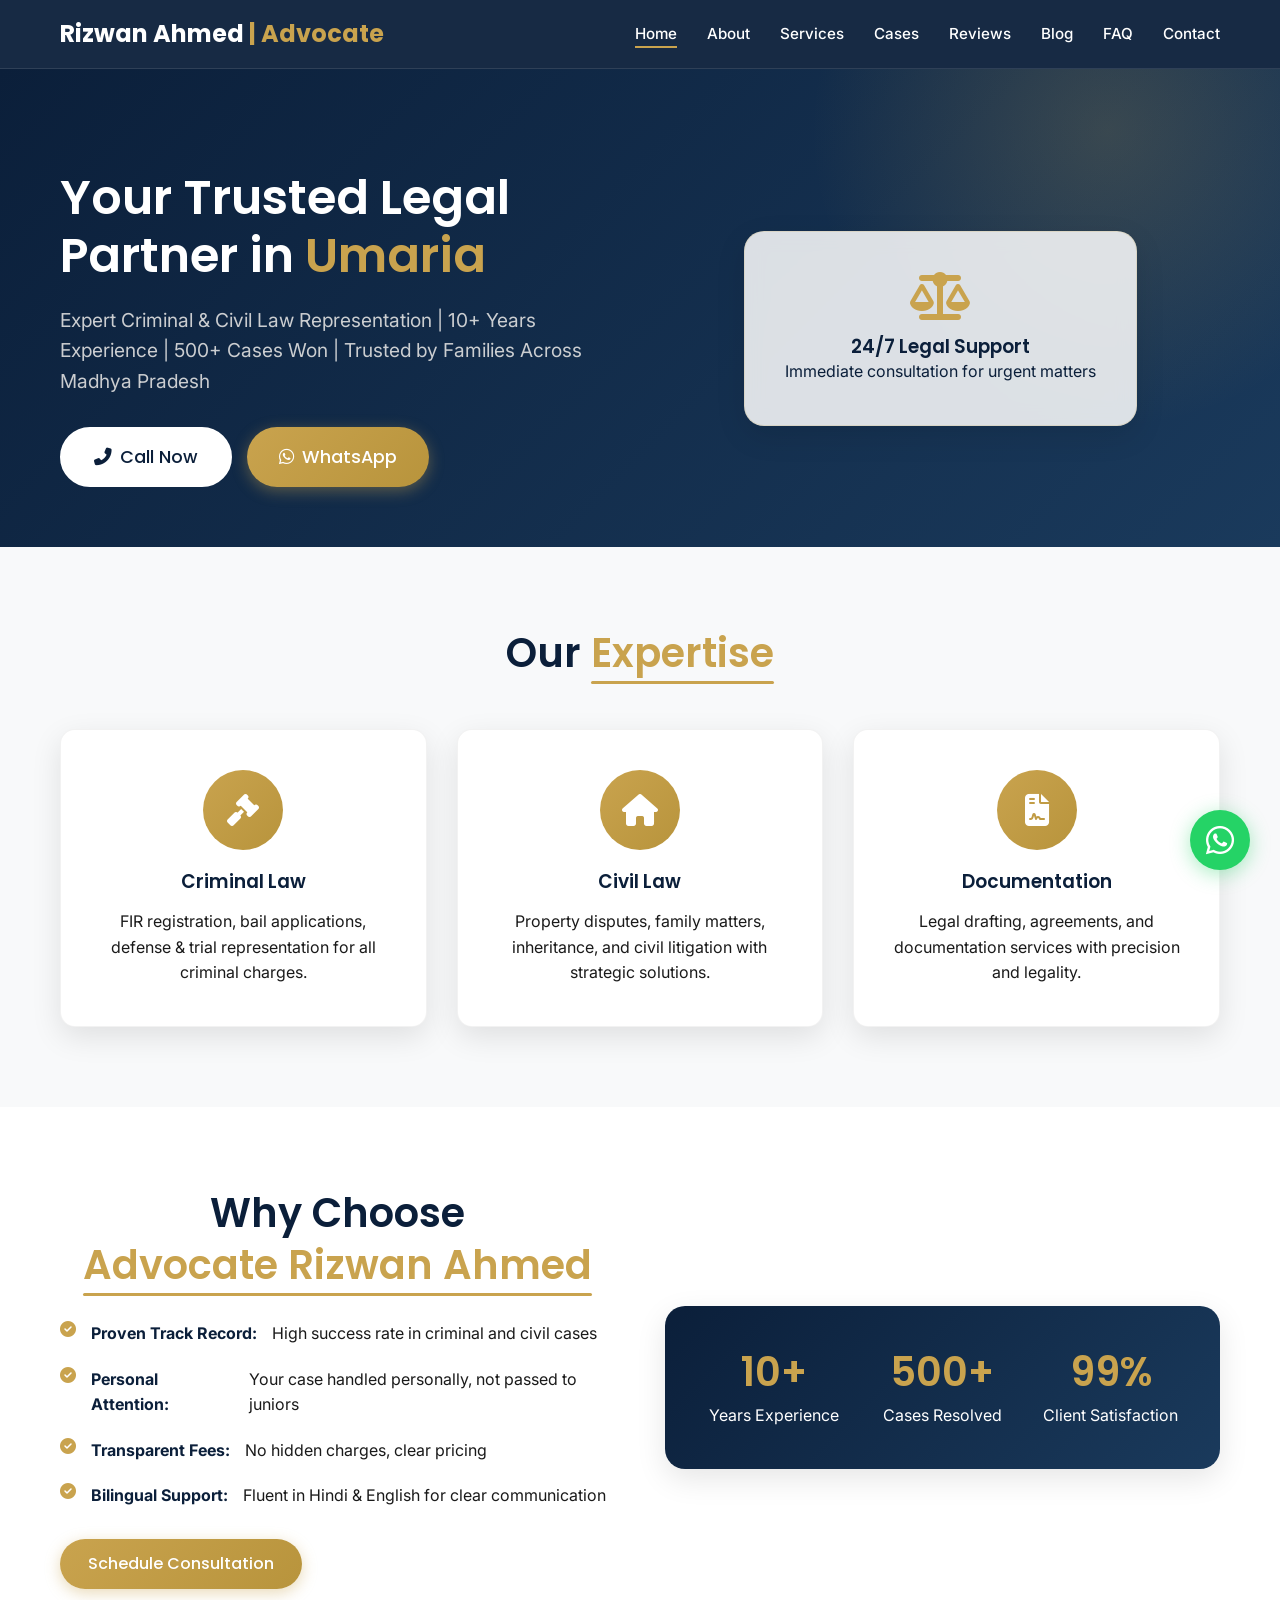
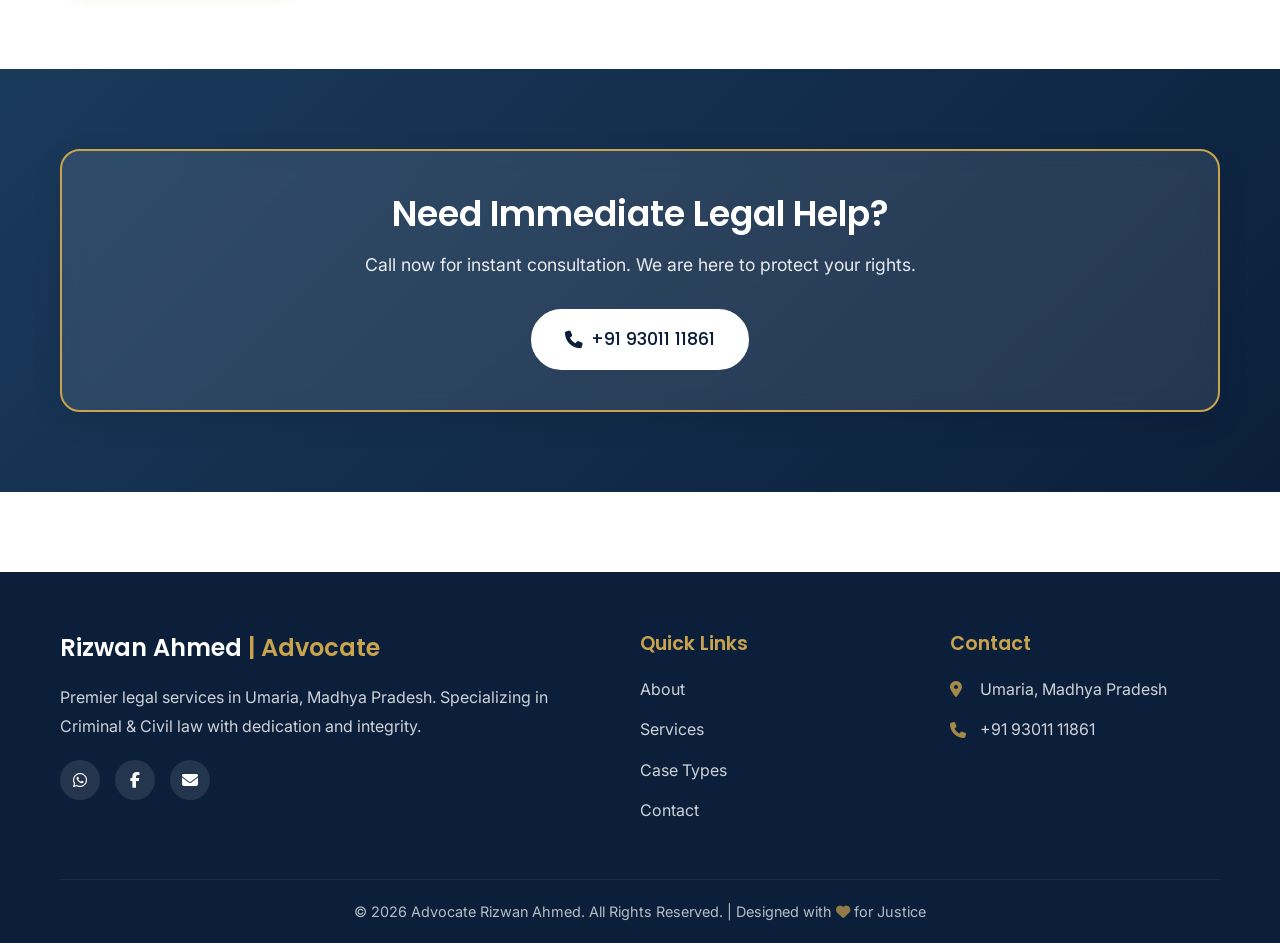
<file: index.html>
<!DOCTYPE html>
<html lang="en">
<head>
    <meta charset="UTF-8">
    <meta name="viewport" content="width=device-width, initial-scale=1.0">
    <title>Advocate Rizwan Ahmed | Lawyer in Umaria</title>
    <meta name="description" content="Best criminal and civil lawyer in Umaria. Expert legal consultation for FIR, Bail, Property & Documentation. Contact Advocate Rizwan Ahmed.">
    <meta name="keywords" content="Advocate in Umaria, Criminal lawyer Umaria, Legal consultant Umaria, Bail lawyer, Civil lawyer Umaria">
    <link rel="stylesheet" href="css/style.css">
    <link href="https://fonts.googleapis.com/css2?family=Poppins:wght@300;400;500;600;700&family=Inter:wght@300;400;500;600&display=swap" rel="stylesheet">
    <link rel="stylesheet" href="https://cdnjs.cloudflare.com/ajax/libs/font-awesome/6.4.0/css/all.min.css">
</head>
<body>
    <div class="page-transition"></div>

    <nav class="navbar">
        <div class="container nav-container">
            <a href="index.html" class="logo">Rizwan Ahmed <span class="gold-text">| Advocate</span></a>
            <ul class="nav-menu">
                <li><a href="index.html" class="active">Home</a></li>
                <li><a href="about.html">About</a></li>
                <li><a href="services.html">Services</a></li>
                <li><a href="cases.html">Cases</a></li>
                <li><a href="reviews.html">Reviews</a></li>
                <li><a href="blog.html">Blog</a></li>
                <li><a href="faq.html">FAQ</a></li>
                <li><a href="contact.html">Contact</a></li>
            </ul>
            <a href="tel:+919301111861" class="btn btn-gold nav-cta">Consult Now</a>
            <div class="hamburger">
                <span></span><span></span><span></span>
            </div>
        </div>
    </nav>

    <main>
        <section class="hero">
            <div class="container">
                <div class="hero-content fade-in-up">
                    <h1>Your Trusted Legal Partner in <span class="gold-text">Umaria</span></h1>
                    <p class="hero-sub">Expert Criminal & Civil Law Representation | 10+ Years Experience | 500+ Cases Won | Trusted by Families Across Madhya Pradesh</p>
                    <div class="hero-cta">
                        <a href="tel:+919301111861" class="btn btn-white btn-large"><i class="fas fa-phone-alt"></i> Call Now</a>
                        <a href="https://wa.me/919301111861" class="btn btn-gold btn-large" target="_blank"><i class="fab fa-whatsapp"></i> WhatsApp</a>
                    </div>
                </div>
                <div class="hero-visual">
                    <div class="glass-card hero-card">
                        <i class="fas fa-balance-scale hero-icon"></i>
                        <h3>24/7 Legal Support</h3>
                        <p>Immediate consultation for urgent matters</p>
                    </div>
                </div>
            </div>
        </section>

        <section class="services-preview">
            <div class="container">
                <h2 class="section-title">Our <span class="gold-text">Expertise</span></h2>
                <div class="grid-3">
                    <div class="service-card fade-in-up">
                        <div class="icon-box"><i class="fas fa-gavel"></i></div>
                        <h3>Criminal Law</h3>
                        <p>FIR registration, bail applications, defense & trial representation for all criminal charges.</p>
                    </div>
                    <div class="service-card fade-in-up">
                        <div class="icon-box"><i class="fas fa-home"></i></div>
                        <h3>Civil Law</h3>
                        <p>Property disputes, family matters, inheritance, and civil litigation with strategic solutions.</p>
                    </div>
                    <div class="service-card fade-in-up">
                        <div class="icon-box"><i class="fas fa-file-contract"></i></div>
                        <h3>Documentation</h3>
                        <p>Legal drafting, agreements, and documentation services with precision and legality.</p>
                    </div>
                </div>
            </div>
        </section>

        <section class="why-choose">
            <div class="container">
                <div class="grid-2 align-center">
                    <div class="fade-in-up">
                        <h2 class="section-title">Why Choose <span class="gold-text">Advocate Rizwan Ahmed</span></h2>
                        <ul class="feature-list">
                            <li><i class="fas fa-check-circle gold-text"></i> <strong>Proven Track Record:</strong> High success rate in criminal and civil cases</li>
                            <li><i class="fas fa-check-circle gold-text"></i> <strong>Personal Attention:</strong> Your case handled personally, not passed to juniors</li>
                            <li><i class="fas fa-check-circle gold-text"></i> <strong>Transparent Fees:</strong> No hidden charges, clear pricing</li>
                            <li><i class="fas fa-check-circle gold-text"></i> <strong>Bilingual Support:</strong> Fluent in Hindi & English for clear communication</li>
                        </ul>
                        <a href="contact.html" class="btn btn-gold mt-2">Schedule Consultation</a>
                    </div>
                    <div class="stats-card glass-card fade-in-up">
                        <div class="stat-item">
                            <h3>10+</h3>
                            <p>Years Experience</p>
                        </div>
                        <div class="stat-item">
                            <h3>500+</h3>
                            <p>Cases Resolved</p>
                        </div>
                        <div class="stat-item">
                            <h3>99%</h3>
                            <p>Client Satisfaction</p>
                        </div>
                    </div>
                </div>
            </div>
        </section>

        <section class="cta-section">
            <div class="container">
                <div class="cta-box glass-card">
                    <h2>Need Immediate Legal Help?</h2>
                    <p>Call now for instant consultation. We are here to protect your rights.</p>
                    <a href="tel:+919301111861" class="btn btn-white btn-large"><i class="fas fa-phone"></i> +91 93011 11861</a>
                </div>
            </div>
        </section>
    </main>

    <footer>
        <div class="container">
            <div class="footer-content">
                <div class="footer-info">
                    <h3>Rizwan Ahmed <span class="gold-text">| Advocate</span></h3>
                    <p>Premier legal services in Umaria, Madhya Pradesh. Specializing in Criminal & Civil law with dedication and integrity.</p>
                    <div class="social-links">
                        <a href="#"><i class="fab fa-whatsapp"></i></a>
                        <a href="#"><i class="fab fa-facebook-f"></i></a>
                        <a href="#"><i class="fas fa-envelope"></i></a>
                    </div>
                </div>
                <div class="footer-links">
                    <h4>Quick Links</h4>
                    <ul>
                        <li><a href="about.html">About</a></li>
                        <li><a href="services.html">Services</a></li>
                        <li><a href="cases.html">Case Types</a></li>
                        <li><a href="contact.html">Contact</a></li>
                    </ul>
                </div>
                <div class="footer-contact">
                    <h4>Contact</h4>
                    <ul>
                        <li><i class="fas fa-map-marker-alt"></i> Umaria, Madhya Pradesh</li>
                        <li><i class="fas fa-phone"></i> <a href="tel:+919301111861">+91 93011 11861</a></li>
                    </ul>
                </div>
            </div>
            <div class="footer-bottom">
                <p>&copy; 2026 Advocate Rizwan Ahmed. All Rights Reserved. | Designed with <i class="fas fa-heart gold-text"></i> for Justice</p>
            </div>
        </div>
    </footer>

    <a href="https://wa.me/919301111861" class="whatsapp-float" target="_blank" title="Chat on WhatsApp">
        <i class="fab fa-whatsapp"></i>
    </a>

    <script src="js/main.js"></script>
</body>
  </html>
</file>
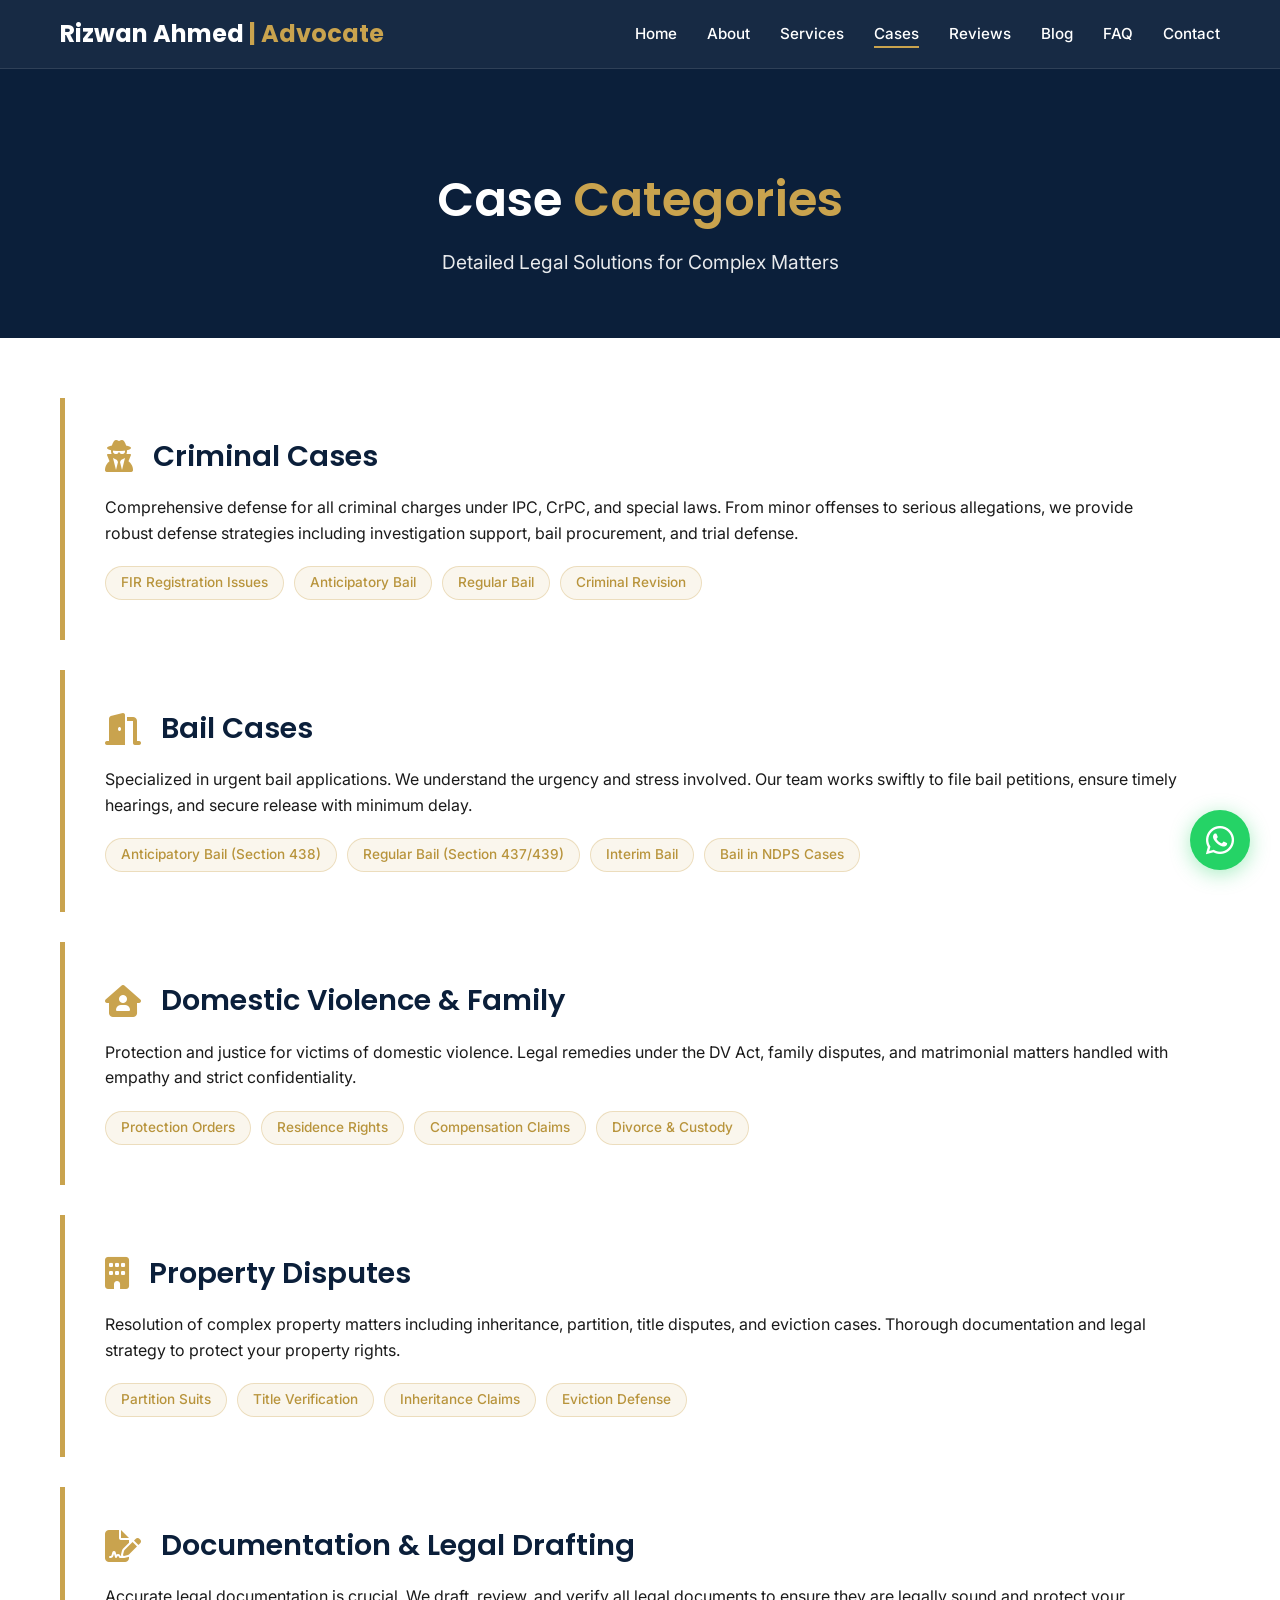
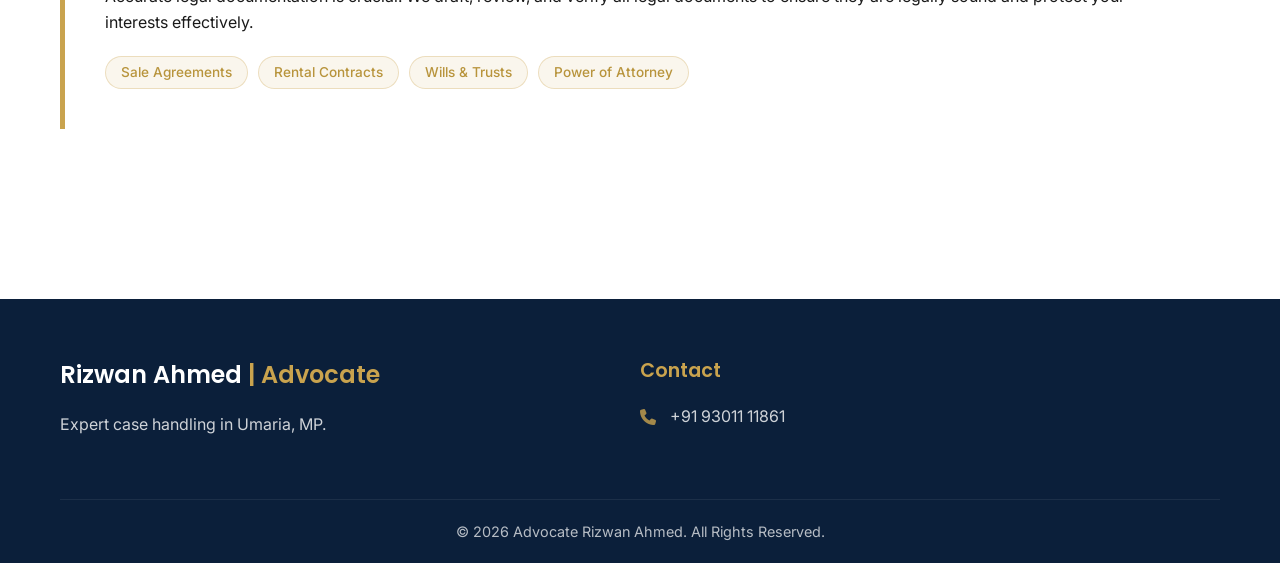
<file: cases.html>
<!DOCTYPE html>
<html lang="en">
<head>
    <meta charset="UTF-8">
    <meta name="viewport" content="width=device-width, initial-scale=1.0">
    <title>Case Types | Advocate Rizwan Ahmed</title>
    <meta name="description" content="Specialized legal cases handled: Criminal, Bail, Domestic Violence, Property Disputes & Documentation in Umaria.">
    <link rel="stylesheet" href="css/style.css">
    <link href="https://fonts.googleapis.com/css2?family=Poppins:wght@300;400;500;600;700&family=Inter:wght@300;400;500;600&display=swap" rel="stylesheet">
    <link rel="stylesheet" href="https://cdnjs.cloudflare.com/ajax/libs/font-awesome/6.4.0/css/all.min.css">
</head>
<body>
    <nav class="navbar">
        <div class="container nav-container">
            <a href="index.html" class="logo">Rizwan Ahmed <span class="gold-text">| Advocate</span></a>
            <ul class="nav-menu">
                <li><a href="index.html">Home</a></li>
                <li><a href="about.html">About</a></li>
                <li><a href="services.html">Services</a></li>
                <li><a href="cases.html" class="active">Cases</a></li>
                <li><a href="reviews.html">Reviews</a></li>
                <li><a href="blog.html">Blog</a></li>
                <li><a href="faq.html">FAQ</a></li>
                <li><a href="contact.html">Contact</a></li>
            </ul>
            <a href="tel:+919301111861" class="btn btn-gold nav-cta">Consult Now</a>
            <div class="hamburger">
                <span></span><span></span><span></span>
            </div>
        </div>
    </nav>

    <main>
        <section class="page-header">
            <div class="container">
                <h1>Case <span class="gold-text">Categories</span></h1>
                <p>Detailed Legal Solutions for Complex Matters</p>
            </div>
        </section>

        <section class="case-details">
            <div class="container">
                <div class="case-card large fade-in-up">
                    <div class="case-header">
                        <i class="fas fa-user-secret fa-2x gold-text"></i>
                        <h2>Criminal Cases</h2>
                    </div>
                    <p>Comprehensive defense for all criminal charges under IPC, CrPC, and special laws. From minor offenses to serious allegations, we provide robust defense strategies including investigation support, bail procurement, and trial defense.</p>
                    <div class="case-features">
                        <span class="tag">FIR Registration Issues</span>
                        <span class="tag">Anticipatory Bail</span>
                        <span class="tag">Regular Bail</span>
                        <span class="tag">Criminal Revision</span>
                    </div>
                </div>

                <div class="case-card large fade-in-up">
                    <div class="case-header">
                        <i class="fas fa-door-open fa-2x gold-text"></i>
                        <h2>Bail Cases</h2>
                    </div>
                    <p>Specialized in urgent bail applications. We understand the urgency and stress involved. Our team works swiftly to file bail petitions, ensure timely hearings, and secure release with minimum delay.</p>
                    <div class="case-features">
                        <span class="tag">Anticipatory Bail (Section 438)</span>
                        <span class="tag">Regular Bail (Section 437/439)</span>
                        <span class="tag">Interim Bail</span>
                        <span class="tag">Bail in NDPS Cases</span>
                    </div>
                </div>

                <div class="case-card large fade-in-up">
                    <div class="case-header">
                        <i class="fas fa-house-user fa-2x gold-text"></i>
                        <h2>Domestic Violence & Family</h2>
                    </div>
                    <p>Protection and justice for victims of domestic violence. Legal remedies under the DV Act, family disputes, and matrimonial matters handled with empathy and strict confidentiality.</p>
                    <div class="case-features">
                        <span class="tag">Protection Orders</span>
                        <span class="tag">Residence Rights</span>
                        <span class="tag">Compensation Claims</span>
                        <span class="tag">Divorce & Custody</span>
                    </div>
                </div>

                <div class="case-card large fade-in-up">
                    <div class="case-header">
                        <i class="fas fa-building fa-2x gold-text"></i>
                        <h2>Property Disputes</h2>
                    </div>
                    <p>Resolution of complex property matters including inheritance, partition, title disputes, and eviction cases. Thorough documentation and legal strategy to protect your property rights.</p>
                    <div class="case-features">
                        <span class="tag">Partition Suits</span>
                        <span class="tag">Title Verification</span>
                        <span class="tag">Inheritance Claims</span>
                        <span class="tag">Eviction Defense</span>
                    </div>
                </div>

                <div class="case-card large fade-in-up">
                    <div class="case-header">
                        <i class="fas fa-file-signature fa-2x gold-text"></i>
                        <h2>Documentation & Legal Drafting</h2>
                    </div>
                    <p>Accurate legal documentation is crucial. We draft, review, and verify all legal documents to ensure they are legally sound and protect your interests effectively.</p>
                    <div class="case-features">
                        <span class="tag">Sale Agreements</span>
                        <span class="tag">Rental Contracts</span>
                        <span class="tag">Wills & Trusts</span>
                        <span class="tag">Power of Attorney</span>
                    </div>
                </div>
            </div>
        </section>
    </main>

    <footer>
        <div class="container">
            <div class="footer-content">
                <div class="footer-info">
                    <h3>Rizwan Ahmed <span class="gold-text">| Advocate</span></h3>
                    <p>Expert case handling in Umaria, MP.</p>
                </div>
                <div class="footer-contact">
                    <h4>Contact</h4>
                    <ul>
                        <li><i class="fas fa-phone"></i> <a href="tel:+919301111861">+91 93011 11861</a></li>
                    </ul>
                </div>
            </div>
            <div class="footer-bottom">
                <p>&copy; 2026 Advocate Rizwan Ahmed. All Rights Reserved.</p>
            </div>
        </div>
    </footer>

    <a href="https://wa.me/919301111861" class="whatsapp-float" target="_blank"><i class="fab fa-whatsapp"></i></a>
    <script src="js/main.js"></script>
</body>
</html>
</file>
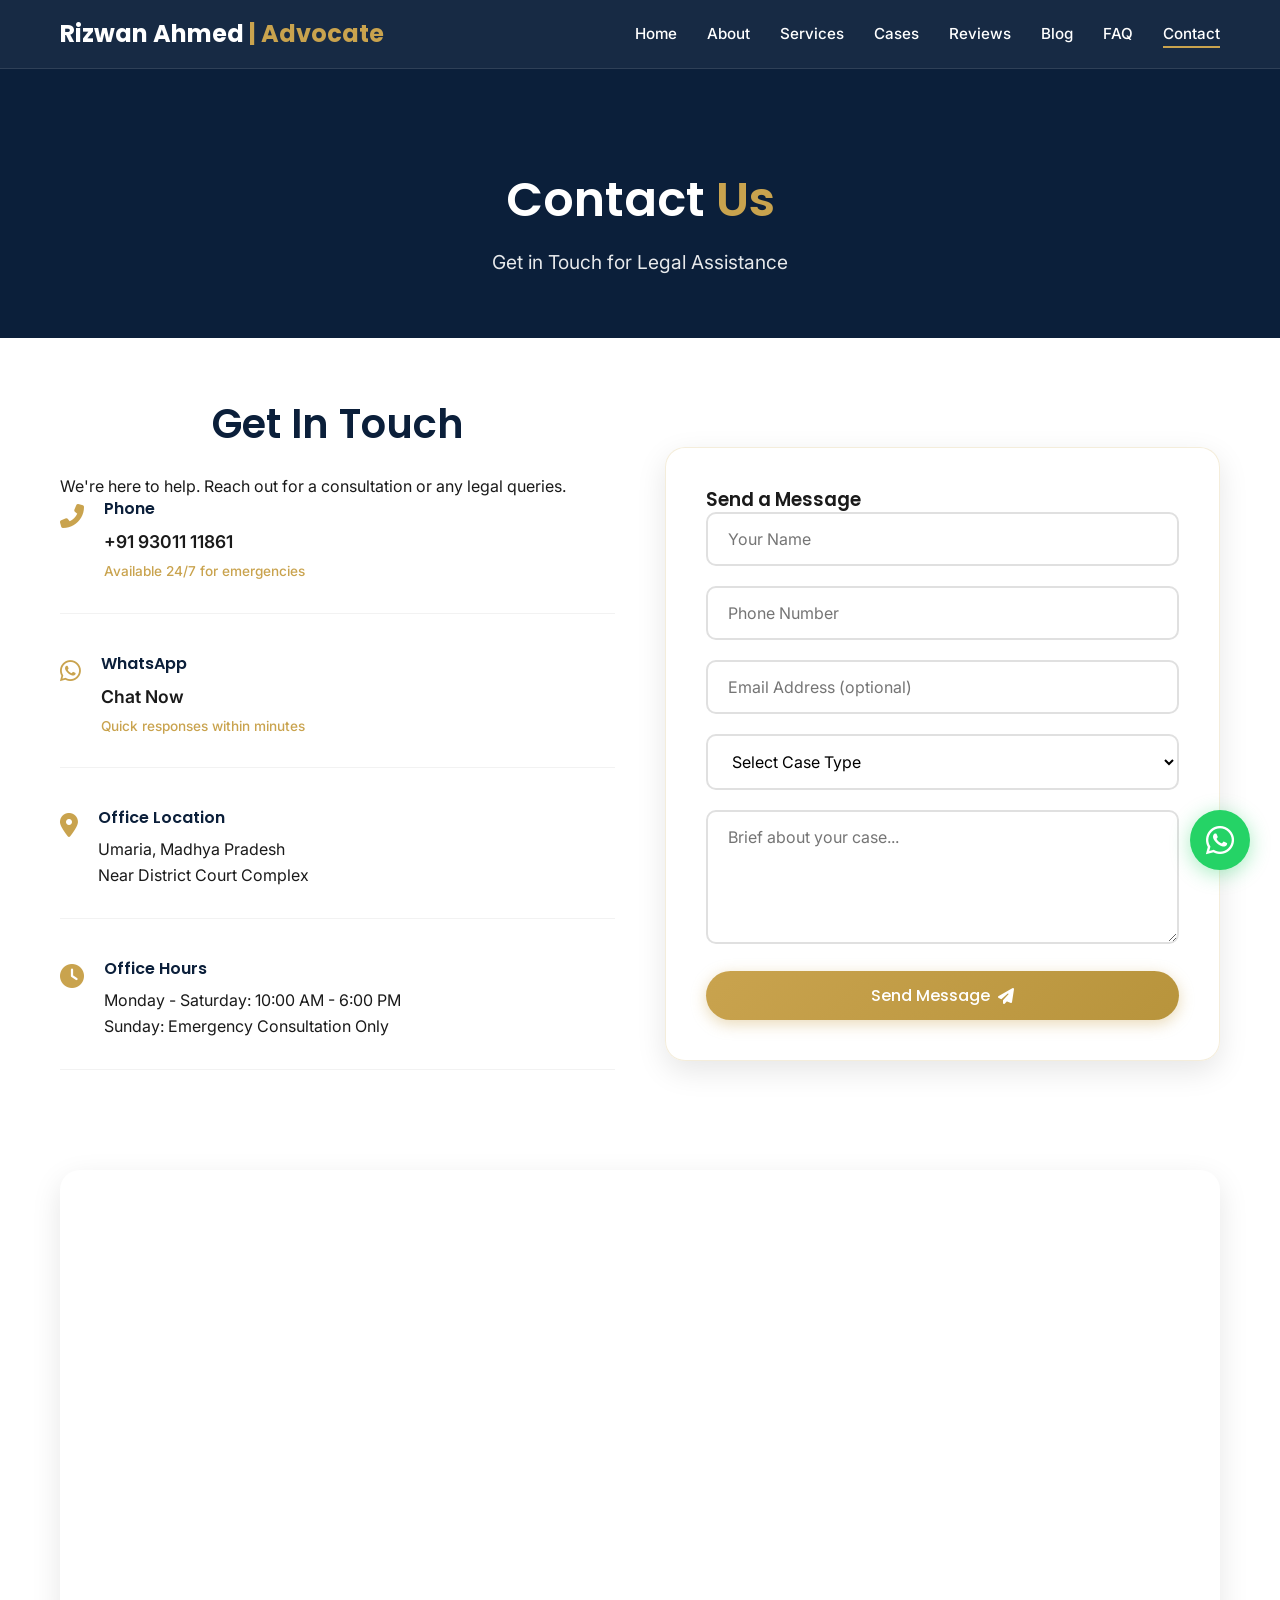
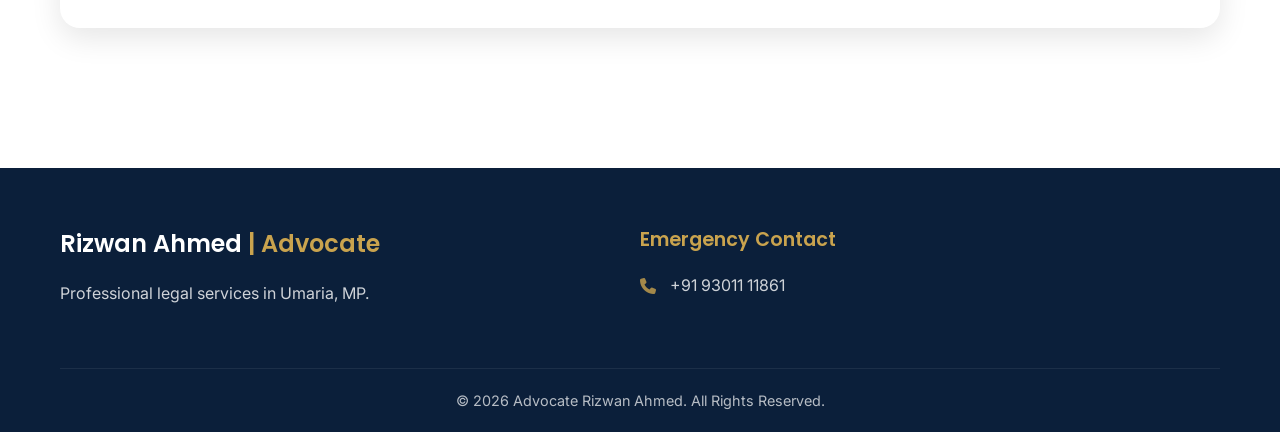
<file: contact.html>
<!DOCTYPE html>
<html lang="en">
<head>
    <meta charset="UTF-8">
    <meta name="viewport" content="width=device-width, initial-scale=1.0">
    <title>Contact | Advocate Rizwan Ahmed</title>
    <meta name="description" content="Contact Advocate Rizwan Ahmed in Umaria for legal consultation. Call +91 93011 11861 or visit our office.">
    <link rel="stylesheet" href="css/style.css">
    <link href="https://fonts.googleapis.com/css2?family=Poppins:wght@300;400;500;600;700&family=Inter:wght@300;400;500;600&display=swap" rel="stylesheet">
    <link rel="stylesheet" href="https://cdnjs.cloudflare.com/ajax/libs/font-awesome/6.4.0/css/all.min.css">
</head>
<body>
    <nav class="navbar">
        <div class="container nav-container">
            <a href="index.html" class="logo">Rizwan Ahmed <span class="gold-text">| Advocate</span></a>
            <ul class="nav-menu">
                <li><a href="index.html">Home</a></li>
                <li><a href="about.html">About</a></li>
                <li><a href="services.html">Services</a></li>
                <li><a href="cases.html">Cases</a></li>
                <li><a href="reviews.html">Reviews</a></li>
                <li><a href="blog.html">Blog</a></li>
                <li><a href="faq.html">FAQ</a></li>
                <li><a href="contact.html" class="active">Contact</a></li>
            </ul>
            <a href="tel:+919301111861" class="btn btn-gold nav-cta">Consult Now</a>
            <div class="hamburger">
                <span></span><span></span><span></span>
            </div>
        </div>
    </nav>

    <main>
        <section class="page-header">
            <div class="container">
                <h1>Contact <span class="gold-text">Us</span></h1>
                <p>Get in Touch for Legal Assistance</p>
            </div>
        </section>

        <section class="contact-section">
            <div class="container">
                <div class="grid-2">
                    <div class="contact-info-card fade-in-up">
                        <h2 class="section-title">Get In Touch</h2>
                        <p>We're here to help. Reach out for a consultation or any legal queries.</p>
                        
                        <div class="contact-method">
                            <i class="fas fa-phone-alt gold-text"></i>
                            <div>
                                <h4>Phone</h4>
                                <a href="tel:+919301111861">+91 93011 11861</a>
                                <span class="available">Available 24/7 for emergencies</span>
                            </div>
                        </div>

                        <div class="contact-method">
                            <i class="fab fa-whatsapp gold-text"></i>
                            <div>
                                <h4>WhatsApp</h4>
                                <a href="https://wa.me/919301111861" target="_blank">Chat Now</a>
                                <span class="available">Quick responses within minutes</span>
                            </div>
                        </div>

                        <div class="contact-method">
                            <i class="fas fa-map-marker-alt gold-text"></i>
                            <div>
                                <h4>Office Location</h4>
                                <p>Umaria, Madhya Pradesh<br>Near District Court Complex</p>
                            </div>
                        </div>

                        <div class="contact-method">
                            <i class="fas fa-clock gold-text"></i>
                            <div>
                                <h4>Office Hours</h4>
                                <p>Monday - Saturday: 10:00 AM - 6:00 PM<br>Sunday: Emergency Consultation Only</p>
                            </div>
                        </div>
                    </div>

                    <div class="contact-form-card glass-card fade-in-up">
                        <h3>Send a Message</h3>
                        <form id="contactForm">
                            <div class="form-group">
                                <input type="text" id="name" required placeholder="Your Name">
                            </div>
                            <div class="form-group">
                                <input type="tel" id="phone" required placeholder="Phone Number">
                            </div>
                            <div class="form-group">
                                <input type="email" id="email" placeholder="Email Address (optional)">
                            </div>
                            <div class="form-group">
                                <select id="caseType" required>
                                    <option value="">Select Case Type</option>
                                    <option value="criminal">Criminal Case</option>
                                    <option value="civil">Civil Case</option>
                                    <option value="family">Family Matter</option>
                                    <option value="property">Property Dispute</option>
                                    <option value="other">Other</option>
                                </select>
                            </div>
                            <div class="form-group">
                                <textarea id="message" rows="5" required placeholder="Brief about your case..."></textarea>
                            </div>
                            <button type="submit" class="btn btn-gold btn-block">Send Message <i class="fas fa-paper-plane"></i></button>
                        </form>
                    </div>
                </div>

                <div class="map-container fade-in-up">
                    <iframe src="https://www.google.com/maps/embed?pb=!1m18!1m12!1m3!1d3669.123456789!2d81.123456!3d23.523456!2m3!1f0!2f0!3f0!3m2!1i1024!2i768!4f13.1!3m3!1m2!1s0x0%3A0x0!2zMjPCsDMxJzI0LjQiTiA4McKwMDcnMjQuMyJF!5e0!3m2!1sen!2sin!4v1234567890" width="100%" height="450" style="border:0;" allowfullscreen="" loading="lazy"></iframe>
                </div>
            </div>
        </section>
    </main>

    <footer>
        <div class="container">
            <div class="footer-content">
                <div class="footer-info">
                    <h3>Rizwan Ahmed <span class="gold-text">| Advocate</span></h3>
                    <p>Professional legal services in Umaria, MP.</p>
                </div>
                <div class="footer-contact">
                    <h4>Emergency Contact</h4>
                    <ul>
                        <li><i class="fas fa-phone"></i> <a href="tel:+919301111861">+91 93011 11861</a></li>
                    </ul>
                </div>
            </div>
            <div class="footer-bottom">
                <p>&copy; 2026 Advocate Rizwan Ahmed. All Rights Reserved.</p>
            </div>
        </div>
    </footer>

    <a href="https://wa.me/919301111861" class="whatsapp-float" target="_blank"><i class="fab fa-whatsapp"></i></a>
    <script src="js/main.js"></script>
</body>
</html>
</file>
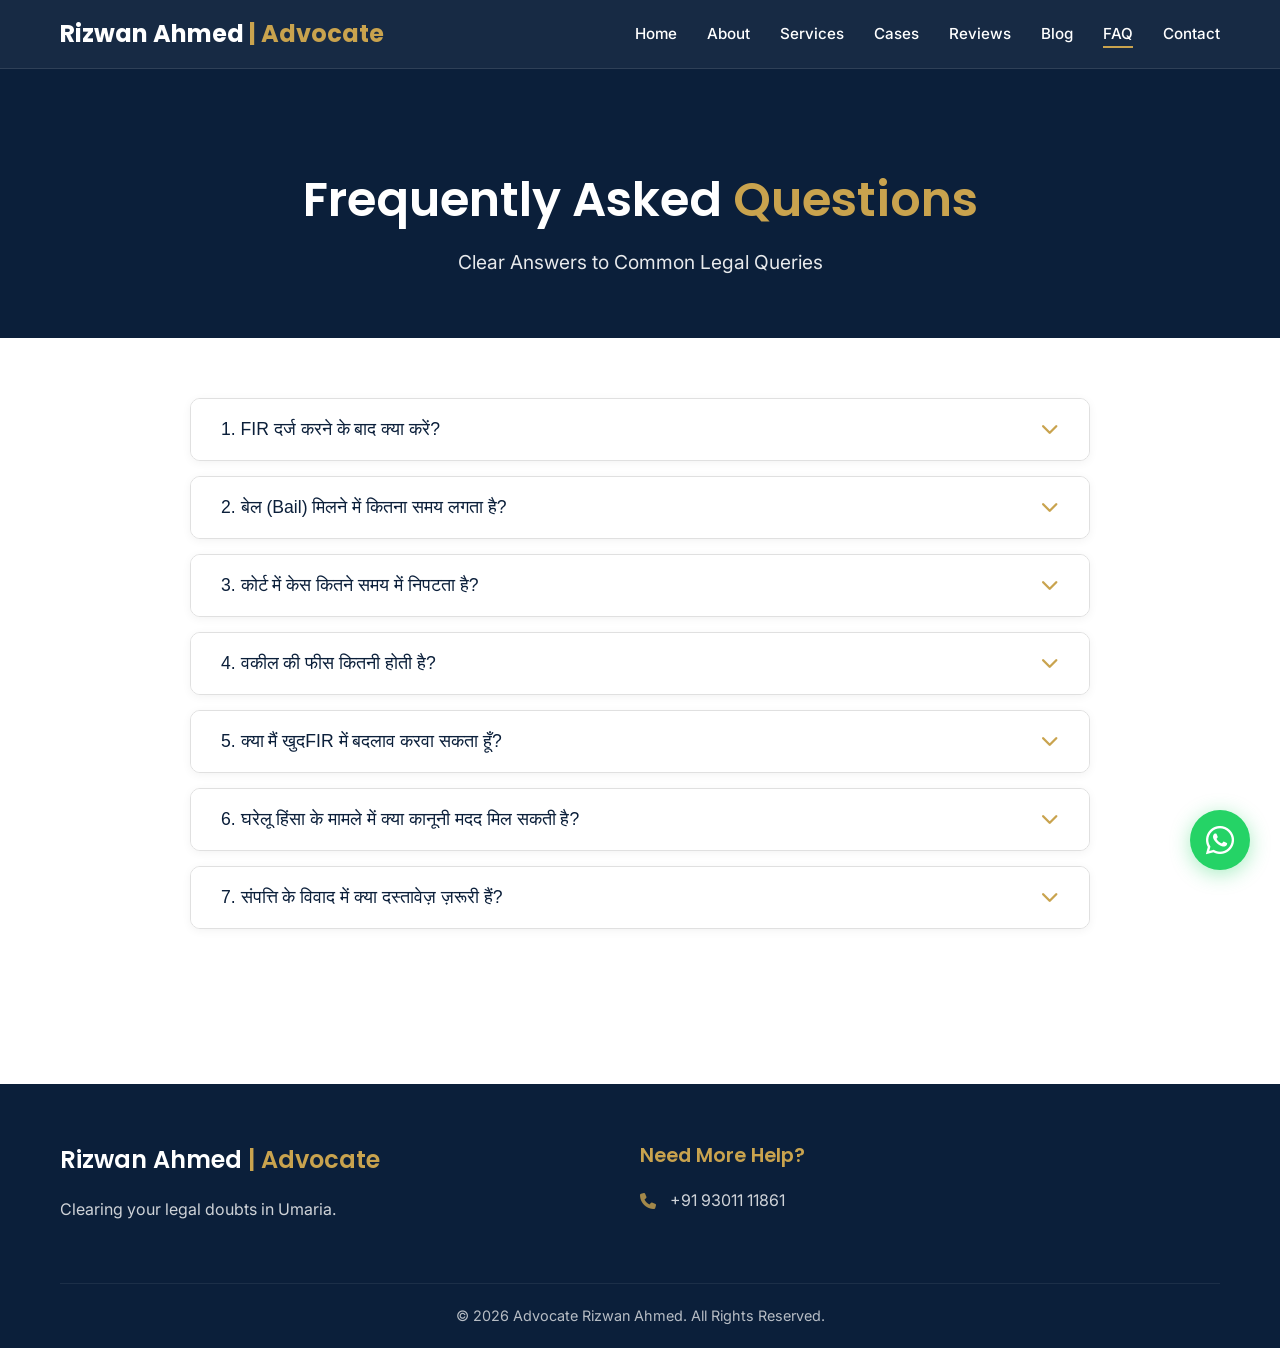
<file: faq.html>
<!DOCTYPE html>
<html lang="en">
<head>
    <meta charset="UTF-8">
    <meta name="viewport" content="width=device-width, initial-scale=1.0">
    <title>FAQ | Frequently Asked Questions | Advocate Rizwan Ahmed</title>
    <meta name="description="Common legal questions answered by Advocate Rizwan Ahmed. FIR, Bail, Court fees, Case duration and more.">
    <link rel="stylesheet" href="css/style.css">
    <link href="https://fonts.googleapis.com/css2?family=Poppins:wght@300;400;500;600;700&family=Inter:wght@300;400;500;600&display=swap" rel="stylesheet">
    <link rel="stylesheet" href="https://cdnjs.cloudflare.com/ajax/libs/font-awesome/6.4.0/css/all.min.css">
</head>
<body>
    <nav class="navbar">
        <div class="container nav-container">
            <a href="index.html" class="logo">Rizwan Ahmed <span class="gold-text">| Advocate</span></a>
            <ul class="nav-menu">
                <li><a href="index.html">Home</a></li>
                <li><a href="about.html">About</a></li>
                <li><a href="services.html">Services</a></li>
                <li><a href="cases.html">Cases</a></li>
                <li><a href="reviews.html">Reviews</a></li>
                <li><a href="blog.html">Blog</a></li>
                <li><a href="faq.html" class="active">FAQ</a></li>
                <li><a href="contact.html">Contact</a></li>
            </ul>
            <a href="tel:+919301111861" class="btn btn-gold nav-cta">Consult Now</a>
            <div class="hamburger">
                <span></span><span></span><span></span>
            </div>
        </div>
    </nav>

    <main>
        <section class="page-header">
            <div class="container">
                <h1>Frequently Asked <span class="gold-text">Questions</span></h1>
                <p>Clear Answers to Common Legal Queries</p>
            </div>
        </section>

        <section class="faq-section">
            <div class="container">
                <div class="faq-container fade-in-up">
                    <div class="faq-item">
                        <button class="faq-question">
                            <span>1. FIR दर्ज करने के बाद क्या करें?</span>
                            <i class="fas fa-chevron-down"></i>
                        </button>
                        <div class="faq-answer">
                            <p>FIR दर्ज करने के बाद आपको सबसे पहले एक अनुभवी वकील से संपर्क करना चाहिए। वकील मामले की जांच करेगा, सबूतों को सुरक्षित करेगा, और यदि आवश्यक हो तो बांड या जमानत की कार्रवाई शुरू करेगा। FIR की कॉपी अपने पास सुरक्षित रखें और किसी भी पुलिस पूछताछ के लिए तैयार रहें।</p>
                        </div>
                    </div>

                    <div class="faq-item">
                        <button class="faq-question">
                            <span>2. बेल (Bail) मिलने में कितना समय लगता है?</span>
                            <i class="fas fa-chevron-down"></i>
                        </button>
                        <div class="faq-answer">
                            <p>बेल मिलने का समय मामले की प्रकृति पर निर्भर करता है। गैर-जमानत योग्य अपराधों में बेल प्रक्रिया कुछ दिनों से लेकर कई महीनों तक चल सकती है। हमारी टीम तत्काल बेल अर्जी दायर करती है और सुनवाई के लिए कोर्ट में पेश होती है। आपातकालीन स्थिताओं में हम 24 घंटे के भीतर कार्रवाई करते हैं।</p>
                        </div>
                    </div>

                    <div class="faq-item">
                        <button class="faq-question">
                            <span>3. कोर्ट में केस कितने समय में निपटता है?</span>
                            <i class="fas fa-chevron-down"></i>
                        </button>
                        <div class="faq-answer">
                            <p>केस का समय मामले की जटिलता,证据 की संख्या, और दोनों पक्षों की तैयारी पर निर्भर करता है। सरल मामले 6 महीने से 1 साल में निपट सकते हैं, जबकि जटिल आपराधिक या संपत्ति मामले 2-5 साल लग सकते हैं। हम आपकी मदद से मामले को तेज़ी से निपटाने के लिए काम करते हैं।</p>
                        </div>
                    </div>

                    <div class="faq-item">
                        <button class="faq-question">
                            <span>4. वकील की फीस कितनी होती है?</span>
                            <i class="fas fa-chevron-down"></i>
                        </button>
                        <div class="faq-answer">
                            <p>फीस मामले के प्रकार, जटिलता, और कोर्ट स्तर (डिस्ट्रिक्ट/हाई कोर्ट) पर निर्भर करती है। हम पूरी पारदर्शिता के साथ फीस बताते हैं - कोई छिपा शुल्क नहीं। पहली सलाह के लिए आप हमसे मुफ्त में बात कर सकते हैं। फीस के बारे में सटीक जानकारी के लिए हमें कॉल करें।</p>
                        </div>
                    </div>

                    <div class="faq-item">
                        <button class="faq-question">
                            <span>5. क्या मैं खुदFIR में बदलाव करवा सकता हूँ?</span>
                            <i class="fas fa-chevron-down"></i>
                        </button>
                        <div class="faq-answer">
                            <p>FIR में बदलाव या सुधार के लिए कोर्ट का आदेश आवश्यक होता है। यदि FIR में गलत जानकारी है या आपके नाम का गलत इस्तेमाल हुआ है, तो हम आपकी मदद से कोर्ट में आवेदन दायर कर सकते हैं। तुरंत कानूनी सलाह लें ताकि समय सीमा के भीतर कार्रवाई हो सके।</p>
                        </div>
                    </div>

                    <div class="faq-item">
                        <button class="faq-question">
                            <span>6. घरेलू हिंसा के मामले में क्या कानूनी मदद मिल सकती है?</span>
                            <i class="fas fa-chevron-down"></i>
                        </button>
                        <div class="faq-answer">
                            <p>हां, घरेलू हिंसा अधिनियम 2005 के तहत आपको संरक्षण आदेश, घर में रहने का अधिकार, और क्षतिपूर्ति मिल सकती है। हम आपकी सुरक्षा के लिए तत्काल कोर्ट में आवेदन दायर करते हैं और आपको कानूनी संरक्षण प्रदान करते हैं। आपातकालीन स्थिति में तुरंत संपर्क करें।</p>
                        </div>
                    </div>

                    <div class="faq-item">
                        <button class="faq-question">
                            <span>7. संपत्ति के विवाद में क्या दस्तावेज़ ज़रूरी हैं?</span>
                            <i class="fas fa-chevron-down"></i>
                        </button>
                        <div class="faq-answer">
                            <p>संपत्ति के मामले मेंSale Deed, Registry, खसरा/खतौनी, विल, पावर ऑफ अटॉर्नी, और पुराने दस्तावेज़ ज़रूरी होते हैं। इन दस्तावेजों को तुरंत अपने वकील को दिखाएं। दस्तावेज़ों की सत्यिकता और कानूनी वैधता की जांच हम करते हैं।</p>
                        </div>
                    </div>
                </div>
            </div>
        </section>
    </main>

    <footer>
        <div class="container">
            <div class="footer-content">
                <div class="footer-info">
                    <h3>Rizwan Ahmed <span class="gold-text">| Advocate</span></h3>
                    <p>Clearing your legal doubts in Umaria.</p>
                </div>
                <div class="footer-contact">
                    <h4>Need More Help?</h4>
                    <ul>
                        <li><i class="fas fa-phone"></i> <a href="tel:+919301111861">+91 93011 11861</a></li>
                    </ul>
                </div>
            </div>
            <div class="footer-bottom">
                <p>&copy; 2026 Advocate Rizwan Ahmed. All Rights Reserved.</p>
            </div>
        </div>
    </footer>

    <a href="https://wa.me/919301111861" class="whatsapp-float" target="_blank"><i class="fab fa-whatsapp"></i></a>
    <script src="js/main.js"></script>
</body>
</html>
</file>
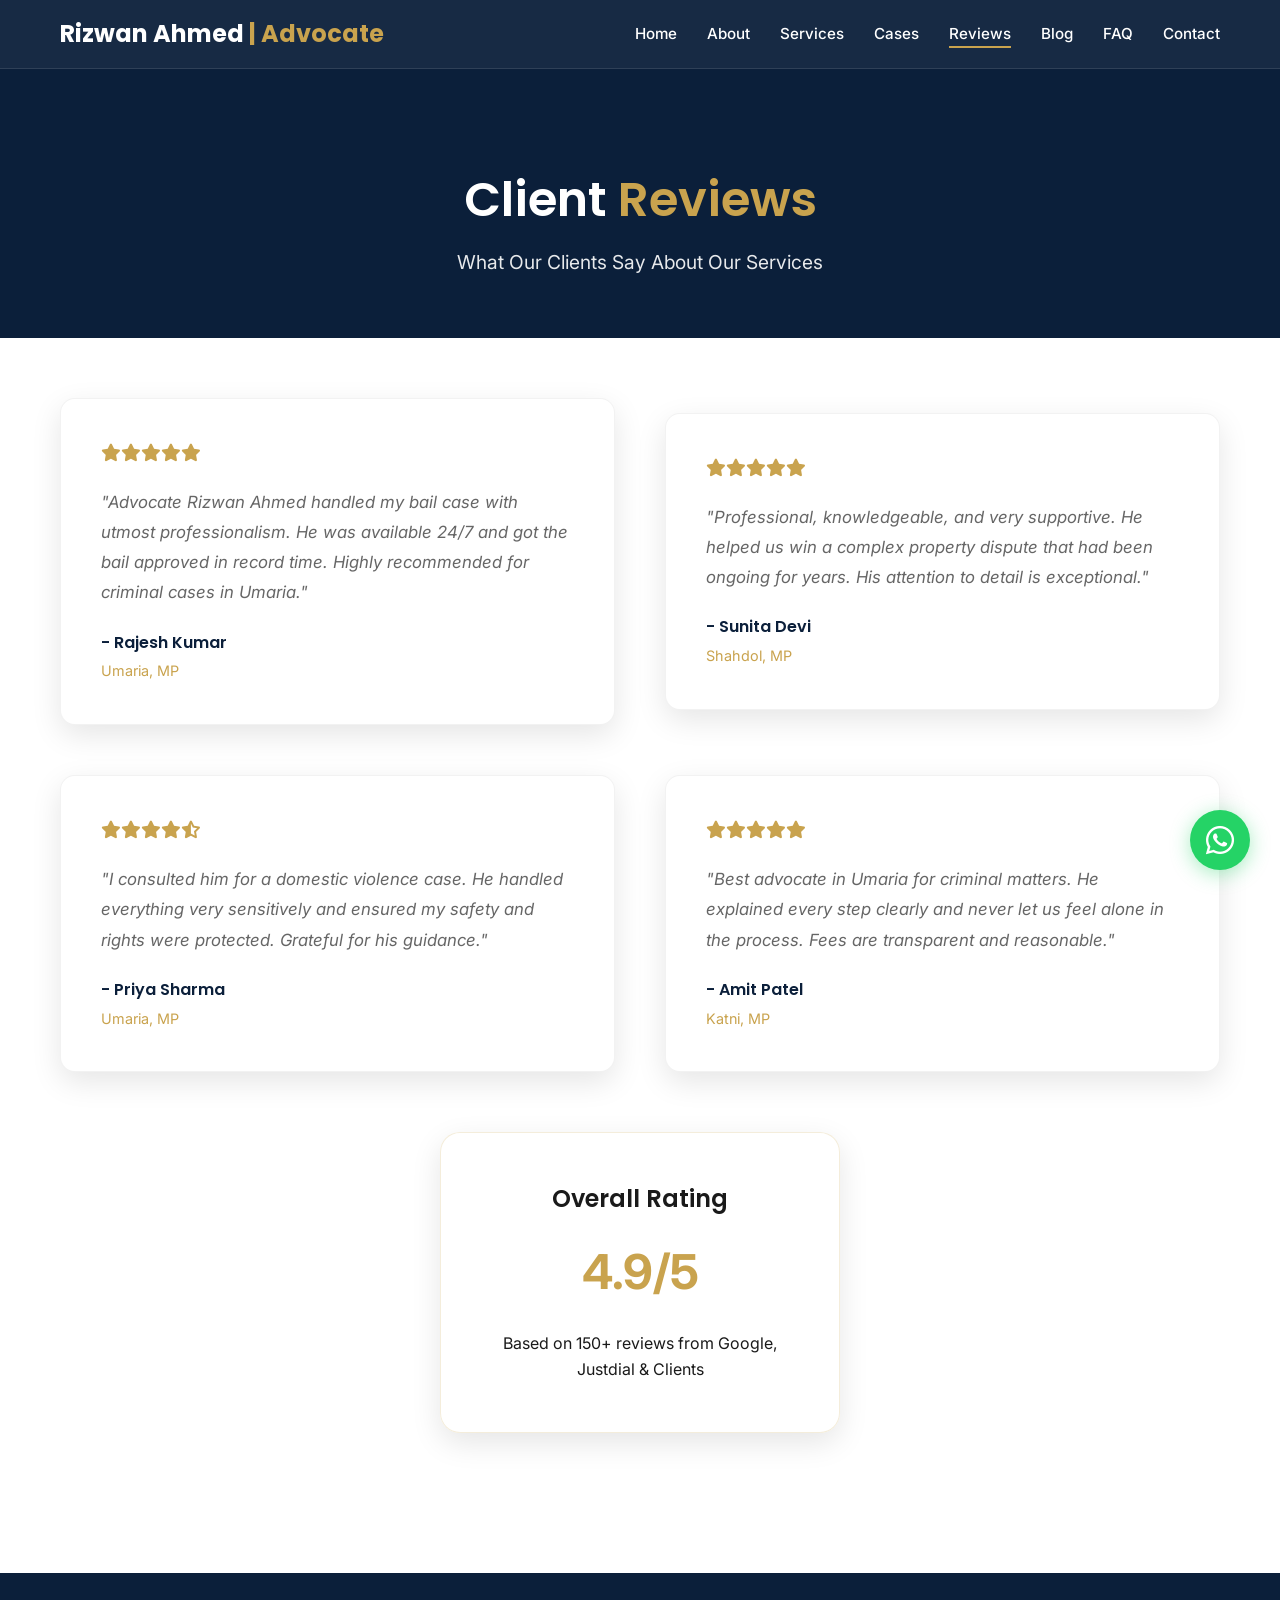
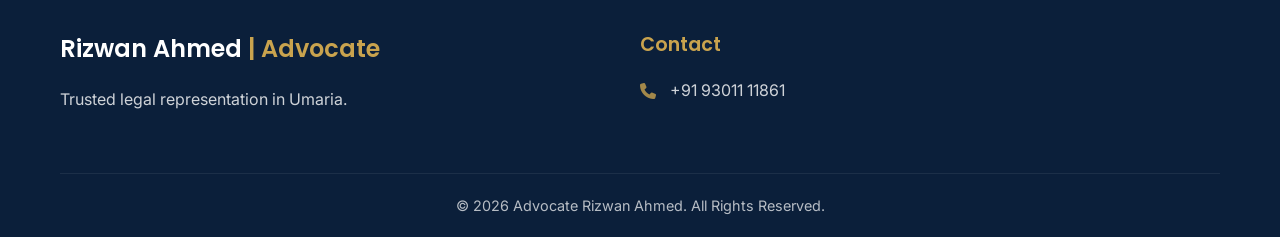
<file: reviews.html>
<!DOCTYPE html>
<html lang="en">
<head>
    <meta charset="UTF-8">
    <meta name="viewport" content="width=device-width, initial-scale=1.0">
    <title>Reviews | Advocate Rizwan Ahmed</title>
    <meta name="description" content="Client testimonials and reviews for Advocate Rizwan Ahmed in Umaria. See why clients trust our legal services.">
    <link rel="stylesheet" href="css/style.css">
    <link href="https://fonts.googleapis.com/css2?family=Poppins:wght@300;400;500;600;700&family=Inter:wght@300;400;500;600&display=swap" rel="stylesheet">
    <link rel="stylesheet" href="https://cdnjs.cloudflare.com/ajax/libs/font-awesome/6.4.0/css/all.min.css">
</head>
<body>
    <nav class="navbar">
        <div class="container nav-container">
            <a href="index.html" class="logo">Rizwan Ahmed <span class="gold-text">| Advocate</span></a>
            <ul class="nav-menu">
                <li><a href="index.html">Home</a></li>
                <li><a href="about.html">About</a></li>
                <li><a href="services.html">Services</a></li>
                <li><a href="cases.html">Cases</a></li>
                <li><a href="reviews.html" class="active">Reviews</a></li>
                <li><a href="blog.html">Blog</a></li>
                <li><a href="faq.html">FAQ</a></li>
                <li><a href="contact.html">Contact</a></li>
            </ul>
            <a href="tel:+919301111861" class="btn btn-gold nav-cta">Consult Now</a>
            <div class="hamburger">
                <span></span><span></span><span></span>
            </div>
        </div>
    </nav>

    <main>
        <section class="page-header">
            <div class="container">
                <h1>Client <span class="gold-text">Reviews</span></h1>
                <p>What Our Clients Say About Our Services</p>
            </div>
        </section>

        <section class="reviews-section">
            <div class="container">
                <div class="grid-2">
                    <div class="review-card fade-in-up">
                        <div class="stars"><i class="fas fa-star"></i><i class="fas fa-star"></i><i class="fas fa-star"></i><i class="fas fa-star"></i><i class="fas fa-star"></i></div>
                        <p class="review-text">"Advocate Rizwan Ahmed handled my bail case with utmost professionalism. He was available 24/7 and got the bail approved in record time. Highly recommended for criminal cases in Umaria."</p>
                        <div class="reviewer">
                            <h4>- Rajesh Kumar</h4>
                            <span class="location">Umaria, MP</span>
                        </div>
                    </div>

                    <div class="review-card fade-in-up">
                        <div class="stars"><i class="fas fa-star"></i><i class="fas fa-star"></i><i class="fas fa-star"></i><i class="fas fa-star"></i><i class="fas fa-star"></i></div>
                        <p class="review-text">"Professional, knowledgeable, and very supportive. He helped us win a complex property dispute that had been ongoing for years. His attention to detail is exceptional."</p>
                        <div class="reviewer">
                            <h4>- Sunita Devi</h4>
                            <span class="location">Shahdol, MP</span>
                        </div>
                    </div>

                    <div class="review-card fade-in-up">
                        <div class="stars"><i class="fas fa-star"></i><i class="fas fa-star"></i><i class="fas fa-star"></i><i class="fas fa-star"></i><i class="fas fa-star-half-alt"></i></div>
                        <p class="review-text">"I consulted him for a domestic violence case. He handled everything very sensitively and ensured my safety and rights were protected. Grateful for his guidance."</p>
                        <div class="reviewer">
                            <h4>- Priya Sharma</h4>
                            <span class="location">Umaria, MP</span>
                        </div>
                    </div>

                    <div class="review-card fade-in-up">
                        <div class="stars"><i class="fas fa-star"></i><i class="fas fa-star"></i><i class="fas fa-star"></i><i class="fas fa-star"></i><i class="fas fa-star"></i></div>
                        <p class="review-text">"Best advocate in Umaria for criminal matters. He explained every step clearly and never let us feel alone in the process. Fees are transparent and reasonable."</p>
                        <div class="reviewer">
                            <h4>- Amit Patel</h4>
                            <span class="location">Katni, MP</span>
                        </div>
                    </div>
                </div>

                <div class="overall-rating fade-in-up">
                    <div class="rating-box glass-card">
                        <h2>Overall Rating</h2>
                        <div class="big-stars">4.9/5</div>
                        <p>Based on 150+ reviews from Google, Justdial & Clients</p>
                    </div>
                </div>
            </div>
        </section>
    </main>

    <footer>
        <div class="container">
            <div class="footer-content">
                <div class="footer-info">
                    <h3>Rizwan Ahmed <span class="gold-text">| Advocate</span></h3>
                    <p>Trusted legal representation in Umaria.</p>
                </div>
                <div class="footer-contact">
                    <h4>Contact</h4>
                    <ul>
                        <li><i class="fas fa-phone"></i> <a href="tel:+919301111861">+91 93011 11861</a></li>
                    </ul>
                </div>
            </div>
            <div class="footer-bottom">
                <p>&copy; 2026 Advocate Rizwan Ahmed. All Rights Reserved.</p>
            </div>
        </div>
    </footer>

    <a href="https://wa.me/919301111861" class="whatsapp-float" target="_blank"><i class="fab fa-whatsapp"></i></a>
    <script src="js/main.js"></script>
</body>
</html>
</file>
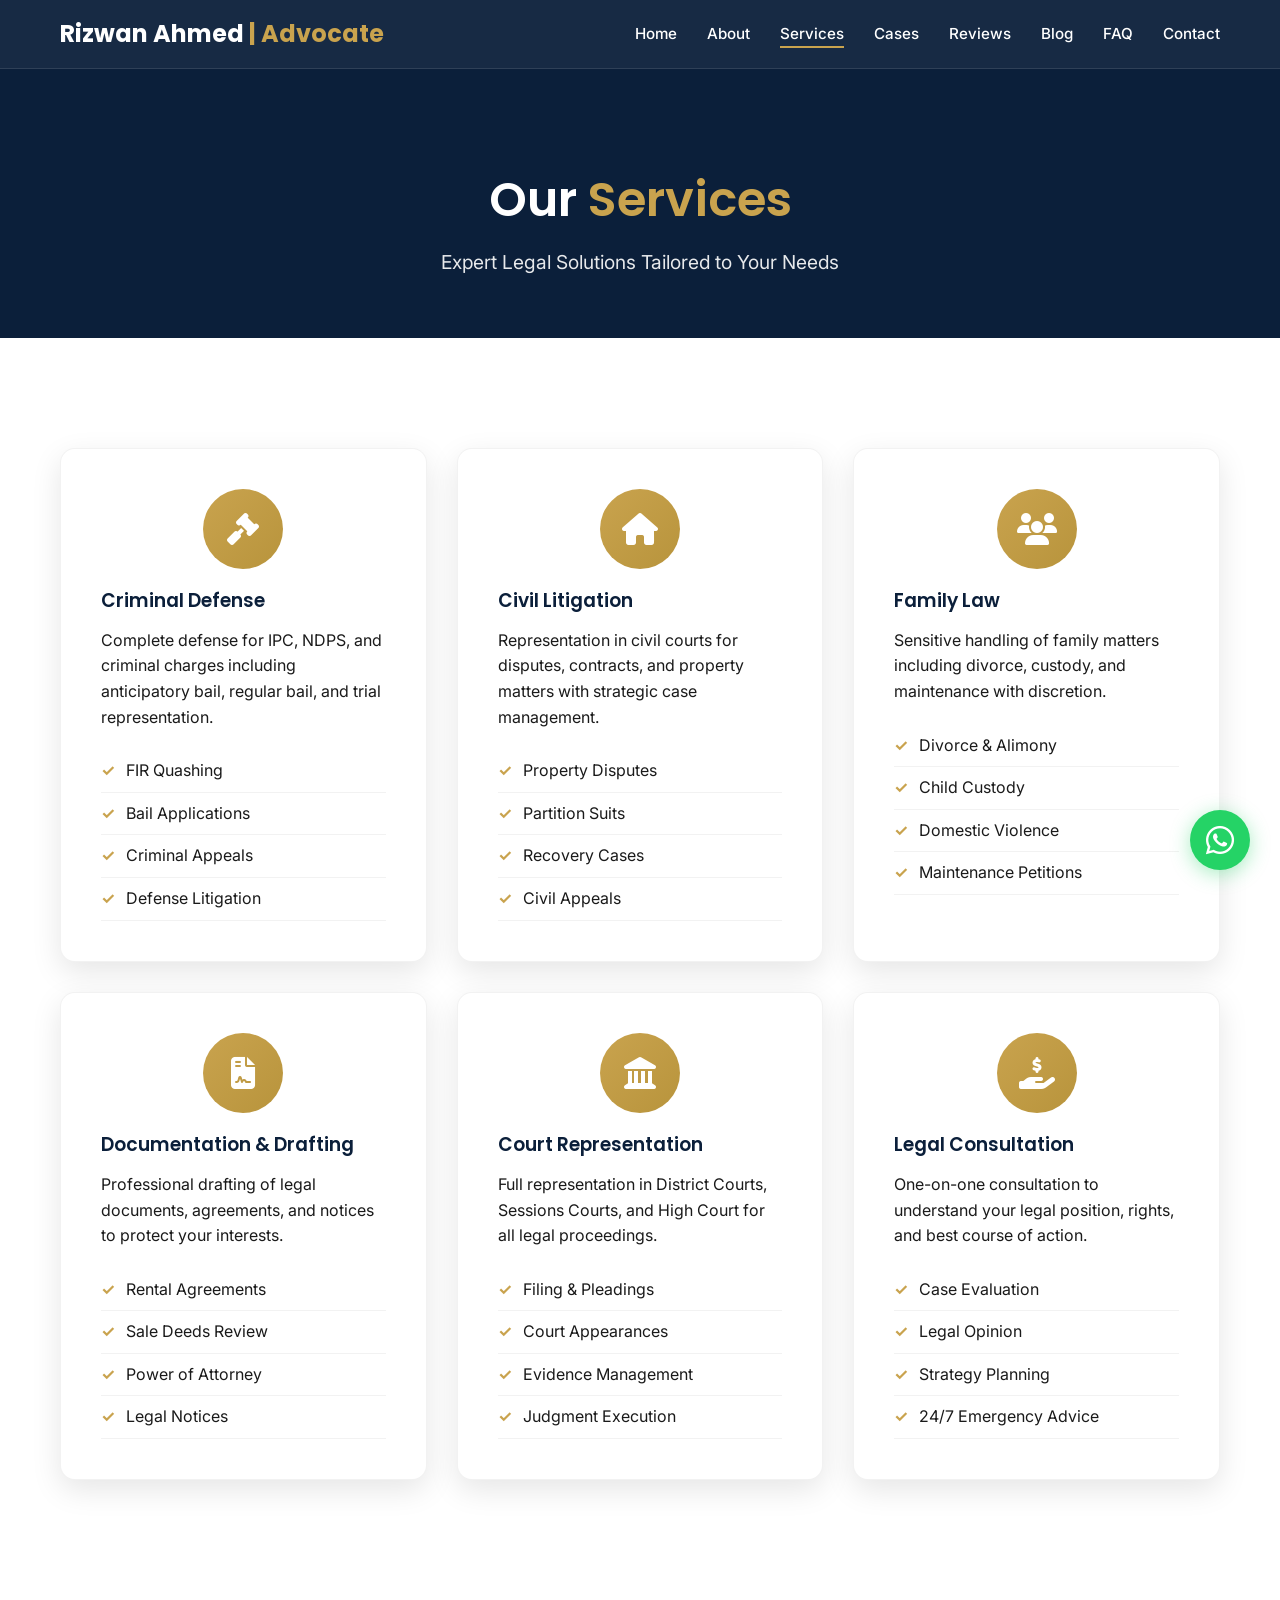
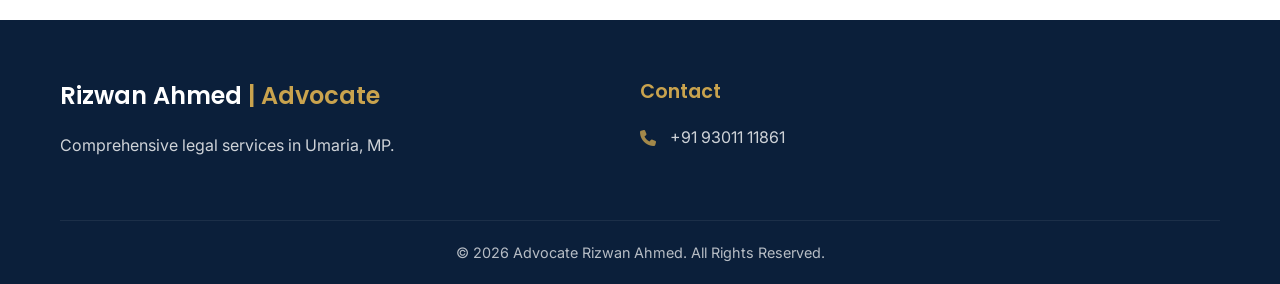
<file: services.html>
<!DOCTYPE html>
<html lang="en">
<head>
    <meta charset="UTF-8">
    <meta name="viewport" content="width=device-width, initial-scale=1.0">
    <title>Services | Advocate Rizwan Ahmed</title>
    <meta name="description" content="Comprehensive legal services in Umaria: Criminal defense, Civil litigation, Documentation, Family law & more.">
    <link rel="stylesheet" href="css/style.css">
    <link href="https://fonts.googleapis.com/css2?family=Poppins:wght@300;400;500;600;700&family=Inter:wght@300;400;500;600&display=swap" rel="stylesheet">
    <link rel="stylesheet" href="https://cdnjs.cloudflare.com/ajax/libs/font-awesome/6.4.0/css/all.min.css">
</head>
<body>
    <nav class="navbar">
        <div class="container nav-container">
            <a href="index.html" class="logo">Rizwan Ahmed <span class="gold-text">| Advocate</span></a>
            <ul class="nav-menu">
                <li><a href="index.html">Home</a></li>
                <li><a href="about.html">About</a></li>
                <li><a href="services.html" class="active">Services</a></li>
                <li><a href="cases.html">Cases</a></li>
                <li><a href="reviews.html">Reviews</a></li>
                <li><a href="blog.html">Blog</a></li>
                <li><a href="faq.html">FAQ</a></li>
                <li><a href="contact.html">Contact</a></li>
            </ul>
            <a href="tel:+919301111861" class="btn btn-gold nav-cta">Consult Now</a>
            <div class="hamburger">
                <span></span><span></span><span></span>
            </div>
        </div>
    </nav>

    <main>
        <section class="page-header">
            <div class="container">
                <h1>Our <span class="gold-text">Services</span></h1>
                <p>Expert Legal Solutions Tailored to Your Needs</p>
            </div>
        </section>

        <section class="services-grid">
            <div class="container">
                <div class="grid-3">
                    <div class="service-card detailed fade-in-up">
                        <div class="icon-box"><i class="fas fa-gavel"></i></div>
                        <h3>Criminal Defense</h3>
                        <p>Complete defense for IPC, NDPS, and criminal charges including anticipatory bail, regular bail, and trial representation.</p>
                        <ul class="service-list">
                            <li>FIR Quashing</li>
                            <li>Bail Applications</li>
                            <li>Criminal Appeals</li>
                            <li>Defense Litigation</li>
                        </ul>
                    </div>

                    <div class="service-card detailed fade-in-up">
                        <div class="icon-box"><i class="fas fa-home"></i></div>
                        <h3>Civil Litigation</h3>
                        <p>Representation in civil courts for disputes, contracts, and property matters with strategic case management.</p>
                        <ul class="service-list">
                            <li>Property Disputes</li>
                            <li>Partition Suits</li>
                            <li>Recovery Cases</li>
                            <li>Civil Appeals</li>
                        </ul>
                    </div>

                    <div class="service-card detailed fade-in-up">
                        <div class="icon-box"><i class="fas fa-users"></i></div>
                        <h3>Family Law</h3>
                        <p>Sensitive handling of family matters including divorce, custody, and maintenance with discretion.</p>
                        <ul class="service-list">
                            <li>Divorce & Alimony</li>
                            <li>Child Custody</li>
                            <li>Domestic Violence</li>
                            <li>Maintenance Petitions</li>
                        </ul>
                    </div>

                    <div class="service-card detailed fade-in-up">
                        <div class="icon-box"><i class="fas fa-file-contract"></i></div>
                        <h3>Documentation & Drafting</h3>
                        <p>Professional drafting of legal documents, agreements, and notices to protect your interests.</p>
                        <ul class="service-list">
                            <li>Rental Agreements</li>
                            <li>Sale Deeds Review</li>
                            <li>Power of Attorney</li>
                            <li>Legal Notices</li>
                        </ul>
                    </div>

                    <div class="service-card detailed fade-in-up">
                        <div class="icon-box"><i class="fas fa-landmark"></i></div>
                        <h3>Court Representation</h3>
                        <p>Full representation in District Courts, Sessions Courts, and High Court for all legal proceedings.</p>
                        <ul class="service-list">
                            <li>Filing & Pleadings</li>
                            <li>Court Appearances</li>
                            <li>Evidence Management</li>
                            <li>Judgment Execution</li>
                        </ul>
                    </div>

                    <div class="service-card detailed fade-in-up">
                        <div class="icon-box"><i class="fas fa-hand-holding-usd"></i></div>
                        <h3>Legal Consultation</h3>
                        <p>One-on-one consultation to understand your legal position, rights, and best course of action.</p>
                        <ul class="service-list">
                            <li>Case Evaluation</li>
                            <li>Legal Opinion</li>
                            <li>Strategy Planning</li>
                            <li>24/7 Emergency Advice</li>
                        </ul>
                    </div>
                </div>
            </div>
        </section>
    </main>

    <footer>
        <div class="container">
            <div class="footer-content">
                <div class="footer-info">
                    <h3>Rizwan Ahmed <span class="gold-text">| Advocate</span></h3>
                    <p>Comprehensive legal services in Umaria, MP.</p>
                </div>
                <div class="footer-contact">
                    <h4>Contact</h4>
                    <ul>
                        <li><i class="fas fa-phone"></i> <a href="tel:+919301111861">+91 93011 11861</a></li>
                    </ul>
                </div>
            </div>
            <div class="footer-bottom">
                <p>&copy; 2026 Advocate Rizwan Ahmed. All Rights Reserved.</p>
            </div>
        </div>
    </footer>

    <a href="https://wa.me/919301111861" class="whatsapp-float" target="_blank"><i class="fab fa-whatsapp"></i></a>
    <script src="js/main.js"></script>
</body>
</html>
</file>
<file: css/style.css>
:root {
    --primary: #0B1F3A;
    --secondary: #C9A34E;
    --secondary-dark: #B8943C;
    --light: #f8f9fa;
    --white: #ffffff;
    --text-dark: #1a1a1a;
    --text-muted: #666;
    --glass: rgba(255, 255, 255, 0.85);
    --glass-border: rgba(201, 163, 78, 0.2);
    --shadow: 0 10px 30px rgba(0,0,0,0.1);
    --shadow-hover: 0 15px 40px rgba(0,0,0,0.15);
    --transition: all 0.3s ease;
}

* {
    margin: 0;
    padding: 0;
    box-sizing: border-box;
}

html {
    scroll-behavior: smooth;
}

body {
    font-family: 'Inter', sans-serif;
    color: var(--text-dark);
    line-height: 1.6;
    overflow-x: hidden;
    background-color: var(--white);
}

h1, h2, h3, h4, h5, h6 {
    font-family: 'Poppins', sans-serif;
    font-weight: 600;
    line-height: 1.3;
}

a {
    text-decoration: none;
    color: inherit;
    transition: var(--transition);
}

img {
    max-width: 100%;
    height: auto;
    display: block;
}

.container {
    max-width: 1200px;
    margin: 0 auto;
    padding: 0 20px;
}

/* Typography */
.section-title {
    font-size: 2.5rem;
    margin-bottom: 1.5rem;
    text-align: center;
    color: var(--primary);
}

.section-title .gold-text {
    color: var(--secondary);
    position: relative;
    display: inline-block;
}

.section-title .gold-text::after {
    content: '';
    position: absolute;
    bottom: -5px;
    left: 0;
    width: 100%;
    height: 3px;
    background: var(--secondary);
    border-radius: 2px;
}

.text-center {
    text-align: center;
}

/* Buttons */
.btn {
    display: inline-flex;
    align-items: center;
    gap: 8px;
    padding: 12px 28px;
    border-radius: 50px;
    font-weight: 500;
    font-family: 'Poppins', sans-serif;
    cursor: pointer;
    border: none;
    transition: var(--transition);
    font-size: 1rem;
}

.btn-large {
    padding: 14px 32px;
    font-size: 1.1rem;
}

.btn-gold {
    background: linear-gradient(135deg, var(--secondary), var(--secondary-dark));
    color: var(--white);
    box-shadow: 0 4px 15px rgba(201, 163, 78, 0.4);
}

.btn-gold:hover {
    transform: translateY(-2px);
    box-shadow: 0 6px 20px rgba(201, 163, 78, 0.6);
    color: var(--white);
}

.btn-white {
    background: var(--white);
    color: var(--primary);
    border: 2px solid var(--white);
}

.btn-white:hover {
    background: var(--primary);
    color: var(--white);
}

.btn-block {
    width: 100%;
    justify-content: center;
}

/* Navbar */
.navbar {
    position: sticky;
    top: 0;
    z-index: 1000;
    background: rgba(11, 31, 58, 0.95);
    backdrop-filter: blur(10px);
    border-bottom: 1px solid rgba(255,255,255,0.1);
    transition: var(--transition);
}

.nav-container {
    display: flex;
    justify-content: space-between;
    align-items: center;
    padding: 15px 20px;
}

.logo {
    font-size: 1.5rem;
    font-weight: 700;
    color: var(--white);
    font-family: 'Poppins', sans-serif;
}

.gold-text {
    color: var(--secondary);
}

.nav-menu {
    display: flex;
    list-style: none;
    gap: 30px;
}

.nav-menu a {
    color: var(--white);
    font-weight: 500;
    font-size: 0.95rem;
    position: relative;
    padding: 5px 0;
}

.nav-menu a::after {
    content: '';
    position: absolute;
    bottom: 0;
    left: 0;
    width: 0;
    height: 2px;
    background: var(--secondary);
    transition: var(--transition);
}

.nav-menu a:hover::after,
.nav-menu a.active::after {
    width: 100%;
}

.nav-cta {
    display: none;
}

.hamburger {
    display: none;
    flex-direction: column;
    gap: 5px;
    cursor: pointer;
}

.hamburger span {
    width: 25px;
    height: 3px;
    background: var(--white);
    border-radius: 3px;
    transition: var(--transition);
}

/* Hero Section */
.hero {
    padding: 100px 0 60px;
    background: linear-gradient(135deg, var(--primary) 0%, #1a3a5c 100%);
    color: var(--white);
    position: relative;
    overflow: hidden;
}

.hero::before {
    content: '';
    position: absolute;
    top: -50%;
    right: -10%;
    width: 600px;
    height: 600px;
    background: radial-gradient(circle, rgba(201,163,78,0.2) 0%, transparent 70%);
    border-radius: 50%;
}

.hero .container {
    display: grid;
    grid-template-columns: 1fr 1fr;
    gap: 40px;
    align-items: center;
    position: relative;
    z-index: 1;
}

.hero-content h1 {
    font-size: 3rem;
    margin-bottom: 20px;
    line-height: 1.2;
}

.hero-sub {
    font-size: 1.2rem;
    margin-bottom: 30px;
    opacity: 0.9;
    color: #e0e0e0;
}

.hero-cta {
    display: flex;
    gap: 15px;
    flex-wrap: wrap;
}

.hero-visual {
    display: flex;
    justify-content: center;
    align-items: center;
}

.hero-card {
    background: var(--glass);
    backdrop-filter: blur(10px);
    border: 1px solid var(--glass-border);
    padding: 40px;
    border-radius: 20px;
    text-align: center;
    color: var(--primary);
    box-shadow: 0 20px 40px rgba(0,0,0,0.2);
}

.hero-icon {
    font-size: 3rem;
    color: var(--secondary);
    margin-bottom: 15px;
}

/* Glass Cards */
.glass-card {
    background: var(--glass);
    backdrop-filter: blur(10px);
    border: 1px solid var(--glass-border);
    border-radius: 20px;
    padding: 40px;
    box-shadow: var(--shadow);
    transition: var(--transition);
}

.glass-card:hover {
    transform: translateY(-5px);
    box-shadow: var(--shadow-hover);
}

/* Services Preview */
.services-preview {
    padding: 80px 0;
    background: var(--light);
}

.grid-3 {
    display: grid;
    grid-template-columns: repeat(auto-fit, minmax(300px, 1fr));
    gap: 30px;
    margin-top: 50px;
}

.service-card {
    background: var(--white);
    padding: 40px 30px;
    border-radius: 15px;
    text-align: center;
    box-shadow: var(--shadow);
    transition: var(--transition);
    border: 1px solid rgba(0,0,0,0.05);
}

.service-card:hover {
    transform: translateY(-10px);
    box-shadow: var(--shadow-hover);
    border-color: var(--secondary);
}

.icon-box {
    width: 80px;
    height: 80px;
    background: linear-gradient(135deg, var(--secondary), var(--secondary-dark));
    border-radius: 50%;
    display: flex;
    align-items: center;
    justify-content: center;
    margin: 0 auto 20px;
    color: var(--white);
    font-size: 2rem;
}

.service-card h3 {
    margin-bottom: 15px;
    color: var(--primary);
}

/* Why Choose */
.why-choose {
    padding: 80px 0;
}

.grid-2 {
    display: grid;
    grid-template-columns: 1fr 1fr;
    gap: 50px;
    align-items: center;
}

.feature-list {
    list-style: none;
    margin: 30px 0;
}

.feature-list li {
    margin-bottom: 20px;
    display: flex;
    gap: 15px;
    align-items: flex-start;
}

.feature-list strong {
    color: var(--primary);
}

.stats-card {
    display: grid;
    grid-template-columns: repeat(3, 1fr);
    gap: 30px;
    text-align: center;
    background: linear-gradient(135deg, var(--primary), #1a3a5c);
    color: var(--white);
    border: none;
}

.stat-item h3 {
    font-size: 2.5rem;
    color: var(--secondary);
    margin-bottom: 5px;
}

/* CTA Section */
.cta-section {
    padding: 80px 0;
    background: linear-gradient(135deg, #1a3a5c, var(--primary));
}

.cta-box {
    text-align: center;
    color: var(--white);
    border: 2px solid var(--secondary);
    background: rgba(255,255,255,0.1);
}

.cta-box h2 {
    margin-bottom: 15px;
    font-size: 2.2rem;
}

.cta-box p {
    margin-bottom: 30px;
    font-size: 1.1rem;
    opacity: 0.9;
}

/* Page Header */
.page-header {
    background: var(--primary);
    color: var(--white);
    padding: 100px 0 60px;
    text-align: center;
}

.page-header h1 {
    font-size: 3rem;
    margin-bottom: 15px;
}

.page-header p {
    font-size: 1.2rem;
    opacity: 0.9;
}

/* About Page */
.about-hero {
    padding: 80px 0;
}

.image-frame {
    border-radius: 20px;
    overflow: hidden;
    box-shadow: var(--shadow-hover);
    position: relative;
    border: 3px solid var(--secondary);
}

.image-frame img {
    width: 100%;
    aspect-ratio: 1;
    object-fit: cover;
}

.about-intro h2 {
    font-size: 2.2rem;
    margin-bottom: 20px;
}

.lead {
    font-size: 1.2rem;
    color: var(--text-muted);
    margin-bottom: 20px;
}

.credentials {
    display: flex;
    gap: 15px;
    margin-top: 30px;
    flex-wrap: wrap;
}

.badge {
    background: var(--light);
    padding: 10px 20px;
    border-radius: 50px;
    font-size: 0.9rem;
    color: var(--primary);
    border: 1px solid var(--secondary);
    display: flex;
    align-items: center;
    gap: 8px;
}

/* Values */
.values-section {
    padding: 60px 0;
    background: var(--light);
}

.value-card {
    text-align: center;
    padding: 40px 30px;
}

.icon-box.large {
    width: 100px;
    height: 100px;
    font-size: 2.5rem;
    margin-bottom: 25px;
}

/* Mission */
.mission-section {
    padding: 60px 0;
}

.mission-visual {
    text-align: center;
    padding: 20px;
}

/* Services Detailed */
.services-grid {
    padding: 60px 0;
}

.service-card.detailed {
    text-align: left;
    padding: 40px;
}

.service-list {
    list-style: none;
    margin-top: 20px;
}

.service-list li {
    padding: 8px 0;
    border-bottom: 1px solid rgba(0,0,0,0.05);
    position: relative;
    padding-left: 25px;
}

.service-list li::before {
    content: '✓';
    position: absolute;
    left: 0;
    color: var(--secondary);
    font-weight: bold;
}

/* Case Types */
.case-details {
    padding: 60px 0;
}

.case-card.large {
    margin-bottom: 30px;
    padding: 40px;
    border-left: 5px solid var(--secondary);
}

.case-header {
    display: flex;
    align-items: center;
    gap: 20px;
    margin-bottom: 20px;
}

.case-header h2 {
    color: var(--primary);
    font-size: 1.8rem;
}

.case-features {
    display: flex;
    gap: 10px;
    flex-wrap: wrap;
    margin-top: 20px;
}

.tag {
    background: rgba(201, 163, 78, 0.1);
    color: var(--secondary-dark);
    padding: 5px 15px;
    border-radius: 20px;
    font-size: 0.85rem;
    font-weight: 500;
    border: 1px solid rgba(201, 163, 78, 0.3);
}

/* Reviews */
.reviews-section {
    padding: 60px 0;
}

.grid-2.review-grid {
    gap: 30px;
}

.review-card {
    background: var(--white);
    padding: 40px;
    border-radius: 15px;
    box-shadow: var(--shadow);
    border: 1px solid rgba(0,0,0,0.05);
}

.stars {
    color: var(--secondary);
    margin-bottom: 20px;
    font-size: 1.1rem;
}

.review-text {
    font-style: italic;
    color: var(--text-muted);
    margin-bottom: 25px;
    line-height: 1.8;
    font-size: 1.05rem;
}

.reviewer h4 {
    color: var(--primary);
    margin-bottom: 5px;
}

.location {
    color: var(--secondary);
    font-size: 0.9rem;
}

.overall-rating {
    margin-top: 60px;
    text-align: center;
}

.rating-box {
    max-width: 400px;
    margin: 0 auto;
    padding: 50px 40px;
}

.big-stars {
    font-size: 3rem;
    color: var(--secondary);
    font-weight: 700;
    margin: 20px 0;
}

/* Contact */
.contact-section {
    padding: 60px 0;
}

.contact-method {
    display: flex;
    gap: 20px;
    margin-bottom: 40px;
    padding-bottom: 30px;
    border-bottom: 1px solid rgba(0,0,0,0.05);
}

.contact-method i {
    font-size: 1.5rem;
    margin-top: 5px;
}

.contact-method h4 {
    margin-bottom: 8px;
    color: var(--primary);
}

.contact-method a {
    color: var(--text-dark);
    font-weight: 600;
    font-size: 1.1rem;
}

.available {
    display: block;
    color: var(--secondary);
    font-size: 0.85rem;
    margin-top: 5px;
    font-weight: 500;
}

.contact-form-card {
    padding: 40px;
}

.form-group {
    margin-bottom: 20px;
}

.form-group input,
.form-group select,
.form-group textarea {
    width: 100%;
    padding: 15px 20px;
    border: 2px solid #e0e0e0;
    border-radius: 10px;
    font-family: 'Inter', sans-serif;
    font-size: 1rem;
    transition: var(--transition);
    background: var(--white);
}

.form-group input:focus,
.form-group select:focus,
.form-group textarea:focus {
    outline: none;
    border-color: var(--secondary);
    box-shadow: 0 0 0 3px rgba(201, 163, 78, 0.1);
}

.form-group textarea {
    resize: vertical;
    min-height: 120px;
}

.map-container {
    margin-top: 60px;
    border-radius: 20px;
    overflow: hidden;
    box-shadow: var(--shadow);
}

/* Blog */
.blog-section {
    padding: 60px 0;
}

.blog-grid {
    display: grid;
    grid-template-columns: repeat(auto-fit, minmax(350px, 1fr));
    gap: 40px;
    margin-top: 40px;
}

.blog-card {
    background: var(--white);
    border-radius: 15px;
    overflow: hidden;
    box-shadow: var(--shadow);
    transition: var(--transition);
}

.blog-card:hover {
    transform: translateY(-5px);
    box-shadow: var(--shadow-hover);
}

.blog-image img {
    width: 100%;
    height: 220px;
    object-fit: cover;
}

.blog-content {
    padding: 30px;
}

.category {
    display: inline-block;
    background: rgba(201, 163, 78, 0.1);
    color: var(--secondary-dark);
    padding: 5px 15px;
    border-radius: 20px;
    font-size: 0.8rem;
    font-weight: 600;
    margin-bottom: 15px;
}

.blog-content h2 {
    font-size: 1.4rem;
    margin-bottom: 15px;
    color: var(--primary);
}

.read-more {
    display: inline-flex;
    align-items: center;
    gap: 8px;
    margin-top: 20px;
    color: var(--secondary);
    font-weight: 600;
    font-size: 1rem;
}

.read-more:hover {
    gap: 12px;
}

/* FAQ */
.faq-section {
    padding: 60px 0;
}

.faq-container {
    max-width: 900px;
    margin: 0 auto;
}

.faq-item {
    margin-bottom: 15px;
    border-radius: 10px;
    overflow: hidden;
    box-shadow: 0 2px 10px rgba(0,0,0,0.05);
    border: 1px solid #e0e0e0;
}

.faq-question {
    width: 100%;
    padding: 20px 30px;
    background: var(--white);
    border: none;
    outline: none;
    display: flex;
    justify-content: space-between;
    align-items: center;
    cursor: pointer;
    font-size: 1.1rem;
    font-weight: 500;
    color: var(--primary);
    text-align: left;
    transition: var(--transition);
}

.faq-question:hover {
    background: var(--light);
}

.faq-question i {
    transition: var(--transition);
    color: var(--secondary);
}

.faq-item.active .faq-question i {
    transform: rotate(180deg);
}

.faq-answer {
    max-height: 0;
    overflow: hidden;
    transition: max-height 0.3s ease;
    background: var(--white);
}

.faq-item.active .faq-answer {
    max-height: 300px;
}

.faq-answer p {
    padding: 0 30px 25px;
    color: var(--text-muted);
    line-height: 1.8;
}

/* Footer */
footer {
    background: var(--primary);
    color: var(--white);
    padding: 60px 0 20px;
    margin-top: 80px;
}

.footer-content {
    display: grid;
    grid-template-columns: 2fr 1fr 1fr;
    gap: 40px;
    margin-bottom: 40px;
}

.footer-info h3 {
    font-size: 1.5rem;
    margin-bottom: 20px;
}

.footer-info p {
    opacity: 0.8;
    margin-bottom: 20px;
    line-height: 1.8;
}

.social-links {
    display: flex;
    gap: 15px;
}

.social-links a {
    width: 40px;
    height: 40px;
    border-radius: 50%;
    background: rgba(255,255,255,0.1);
    display: flex;
    align-items: center;
    justify-content: center;
    color: var(--white);
    transition: var(--transition);
}

.social-links a:hover {
    background: var(--secondary);
    transform: translateY(-3px);
}

.footer-links h4,
.footer-contact h4 {
    margin-bottom: 20px;
    color: var(--secondary);
    font-size: 1.2rem;
}

.footer-links ul,
.footer-contact ul {
    list-style: none;
}

.footer-links li,
.footer-contact li {
    margin-bottom: 15px;
    display: flex;
    align-items: center;
    gap: 10px;
    opacity: 0.8;
}

.footer-links a:hover {
    color: var(--secondary);
    opacity: 1;
}

.footer-contact i {
    color: var(--secondary);
    width: 20px;
}

.footer-bottom {
    text-align: center;
    padding-top: 20px;
    border-top: 1px solid rgba(255,255,255,0.1);
    opacity: 0.7;
    font-size: 0.9rem;
}

.footer-bottom i {
    color: var(--secondary);
}

/* Floating WhatsApp */
.whatsapp-float {
    position: fixed;
    bottom: 30px;
    right: 30px;
    width: 60px;
    height: 60px;
    background: #25D366;
    color: var(--white);
    border-radius: 50%;
    display: flex;
    align-items: center;
    justify-content: center;
    font-size: 2rem;
    box-shadow: 0 4px 20px rgba(37, 211, 102, 0.4);
    z-index: 999;
    transition: var(--transition);
    text-decoration: none;
}

.whatsapp-float:hover {
    transform: scale(1.1) translateY(-5px);
    box-shadow: 0 6px 25px rgba(37, 211, 102, 0.6);
}

/* Animations */
.fade-in-up {
    opacity: 0;
    transform: translateY(30px);
    transition: opacity 0.6s ease, transform 0.6s ease;
}

.fade-in-up.visible {
    opacity: 1;
    transform: translateY(0);
}

/* Responsive */
@media (max-width: 968px) {
    .hero .container {
        grid-template-columns: 1fr;
        text-align: center;
    }

    .hero-content h1 {
        font-size: 2.2rem;
    }

    .hero-cta {
        justify-content: center;
    }

    .grid-2,
    .footer-content {
        grid-template-columns: 1fr;
        gap: 40px;
    }

    .stats-card {
        grid-template-columns: 1fr;
    }

    .section-title {
        font-size: 2rem;
    }

    .nav-menu {
        position: fixed;
        left: -100%;
        top: 70px;
        flex-direction: column;
        background: var(--primary);
        width: 100%;
        text-align: center;
        transition: 0.3s;
        padding: 40px 0;
        gap: 20px;
    }

    .nav-menu.active {
        left: 0;
    }

    .hamburger {
        display: flex;
    }

    .hamburger.active span:nth-child(2) {
        opacity: 0;
    }

    .hamburger.active span:nth-child(1) {
        transform: translateY(8px) rotate(45deg);
    }

    .hamburger.active span:nth-child(3) {
        transform: translateY(-8px) rotate(-45deg);
    }

    .nav-cta {
        display: inline-flex;
        margin-top: 10px;
    }

    .page-header h1 {
        font-size: 2.2rem;
    }
}

@media (max-width: 480px) {
    .grid-3 {
        grid-template-columns: 1fr;
    }

    .hero-content h1 {
        font-size: 1.8rem;
    }

    .btn {
        padding: 10px 20px;
        font-size: 0.95rem;
    }

    .contact-method {
        flex-direction: column;
        text-align: center;
    }
      }
</file>
